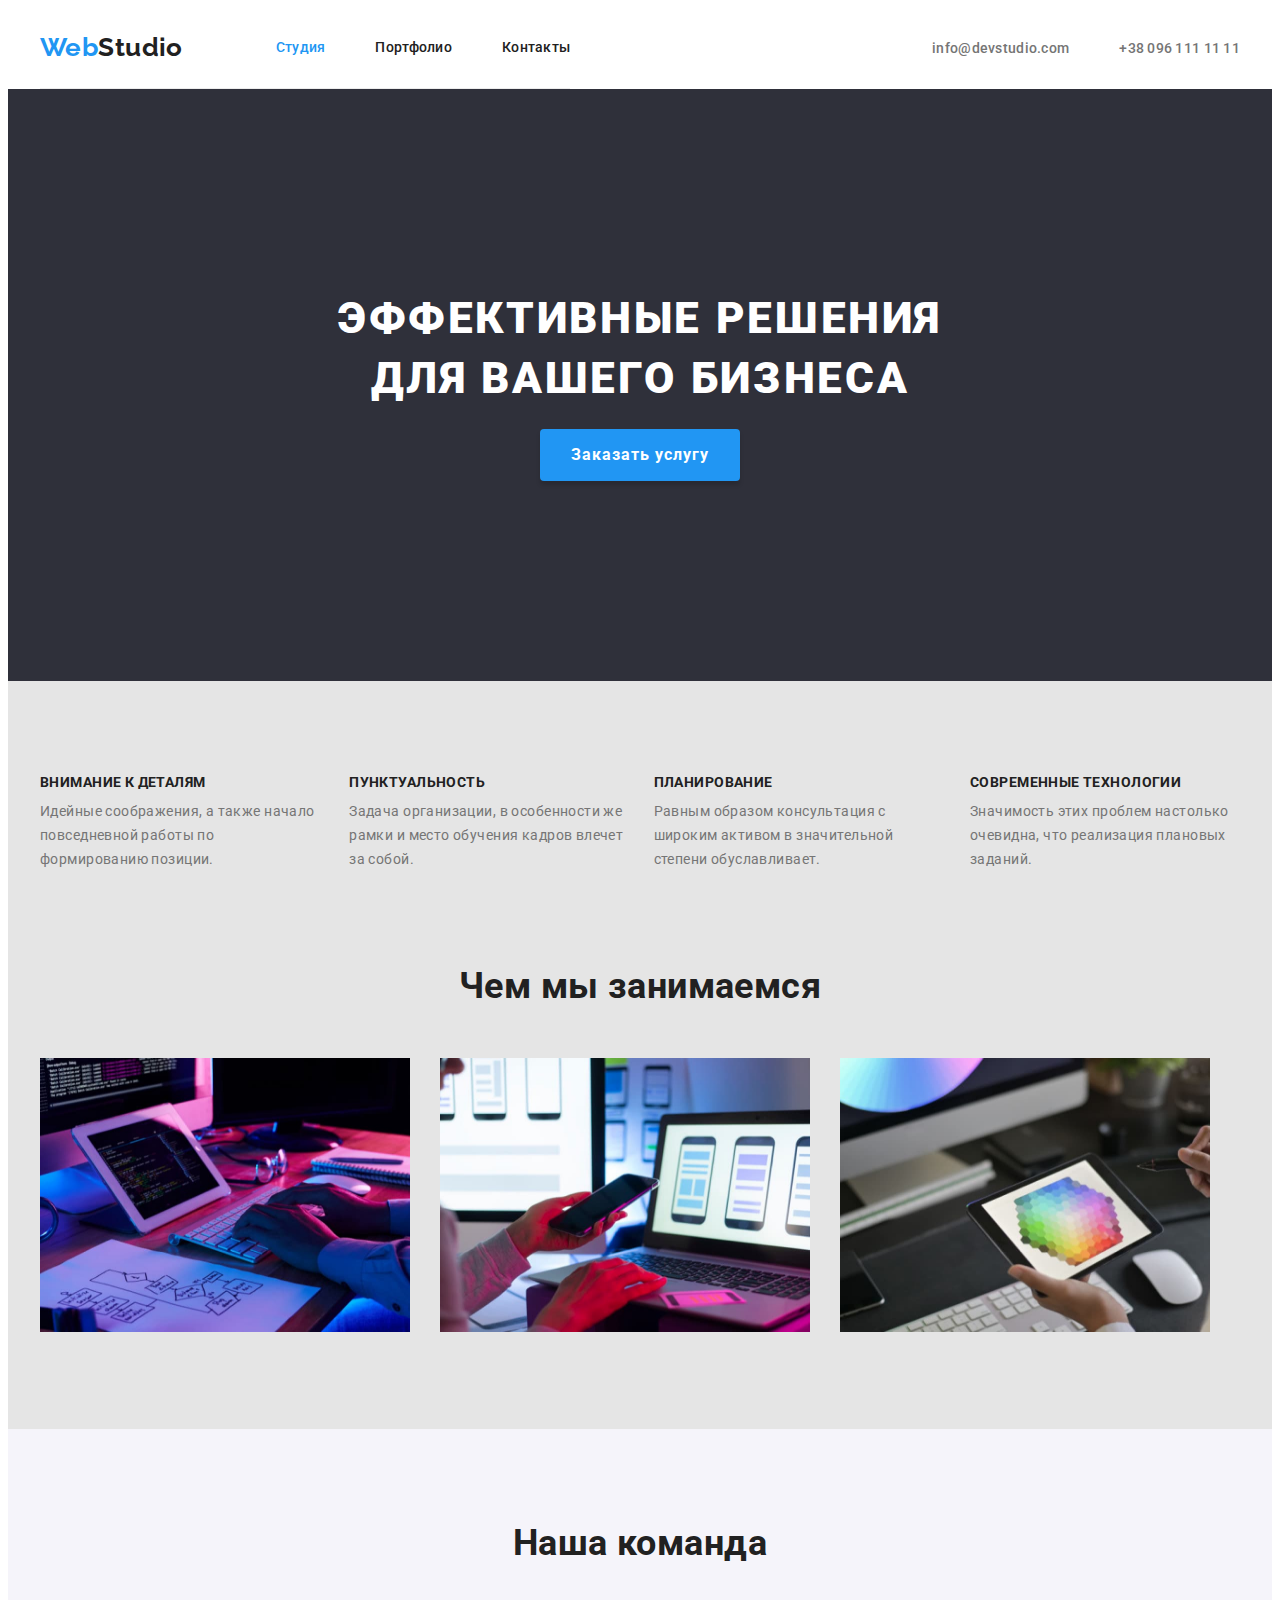
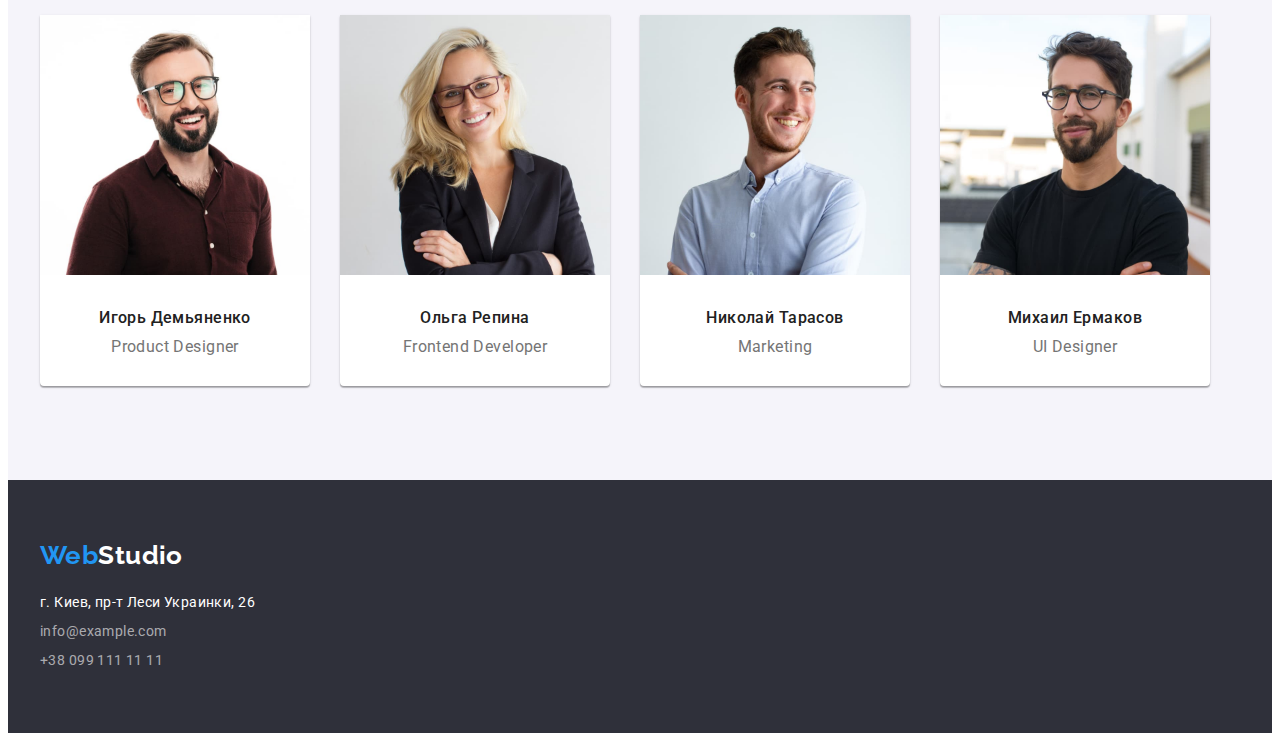
<file: index.html>
<!DOCTYPE html>
<html lang="ru">
<head>
    <meta charset="UTF-8">
    <meta http-equiv="X-UA-Compatible" content="IE=edge">
    <meta name="viewport" content="width=device-width, initial-scale=1.0">
    <link href="https://fonts.googleapis.com/css2?family=Raleway:wght@700&family=Roboto:wght@400;500;700;900&display=swap"
        rel="stylesheet">
    <link rel="stylesheet" href="https://cdnjs.cloudflare.com/ajax/libs/modern-normalize/1.1.0/modern-normalize.min.css"
            integrity="sha512-wpPYUAdjBVSE4KJnH1VR1HeZfpl1ub8YT/NKx4PuQ5NmX2tKuGu6U/JRp5y+Y8XG2tV+wKQpNHVUX03MfMFn9Q=="
            crossorigin="anonymous" referrerpolicy="no-referrer" />
    <link rel="stylesheet" href="./css/style.css">
    <title>WebStudio</title>
</head>
<body>
   <header>
       <!-- навигация -->
        <div class="conteiner header">
            <nav class="nav">
                <a class="logo" href="./index.html">Web<span class="logo-black">Studio</span></a>
                <ul class="nav-list">
                    <li class="item"><a class="link current" target="_parent" href="./index.html">Студия</a></li>
                    <li class="item"><a class="link" href="./portfolio.html">Портфолио</a></li>
                    <li class="item"><a class="link" href="">Контакты</a></li>
                </ul>
            </nav> 
            <ul class="contact">
                <li class="item"><a class="link" href="mailto:info@devstudio.com">info@devstudio.com</a></li>
                <li class="item"><a class="link" href="tel:+380961111111">+38 096 111 11 11</a></li>
            </ul>
        </div>
   </header>    
   <main>
        <!-- Заказ -->
        <section class="section bg-order">
            <div class="hero">
                <h1 class="title">Эффективные решения<br> для вашего бизнеса</h1>   
                <button class="btn" type="button">Заказать услугу</button>
            </div>
        </section>
        <!-- Преимущества -->
        <section class="section diferent">
            <div class="conteiner">
                <h2 class="none">Наши преимущества</h2>
                <ul class="section-list">
                    <li  class="item">
                        <h3 class="title">Внимание к деталям</h3>
                        <p class="text">Идейные соображения, а также начало повседневной работы по формированию позиции.</p>
                    </li>
                    <li  class="item">
                        <h3 class="title">Пунктуальность</h3>
                        <p class="text">Задача организации, в особенности же рамки и место обучения кадров влечет за собой.</p>
                    </li>
                    <li  class="item">
                        <h3 class="title">Планирование</h3>
                        <p class="text">Равным образом консультация с широким активом в значительной степени обуславливает.</p>
                    </li>
                    <li  class="item">
                        <h3 class="title">Современные технологии</h3>
                        <p class="text">Значимость этих проблем настолько очевидна, что реализация плановых заданий.</p>
                    </li>
                </ul> 
            </div>  
        </section>
        <!-- Деятельность -->
        <section class="section">
            <div class="conteiner">
                <h3 class="section-title">Чем мы занимаемся</h3>
                <ul class="activ-list">
                    <li class="item">
                        <img src="./image/job1.jpg" alt="Верстка" width="370" height="274">
                    </li>
                    <li class="item">
                        <img src="./image/job2.jpg" alt="Адаптив" width="370" height="274">
                    </li>
                    <li class="item">
                        <img src="./image/job3.jpg" alt="Дизайн" width="370" height="274">
                    </li>
                </ul>
            </di>
        </section>
        <!-- Команда -->
        <section class="section team">
                <div class="conteiner">
                    <h2 class="section-title">Наша команда</h2>  
                    <ul class="list-team">
                        <li class="item-team">
                            <img src="./image/team1.jpg" alt="Product" width="270" height="260">
                            <div class="worker">
                                <h3 class="name">Игорь Демьяненко</h3>
                                <p class="job">Product Designer</p>
                            </div>
                        </li>
                        <li class="item-team">
                            <img src="./image/team2.jpg" alt="Frontend" width="270" height="260">
                            <div class="worker">
                                <h3 class="name">Ольга Репина</h3>
                                <p class="job">Frontend Developer</p>
                            </div>
                        </li>
                        <li class="item-team">
                            <img src="./image/team3.jpg" alt="Marketing" width="270" height="260">
                            <div class="worker">
                                <h3 class="name">Николай Тарасов</h3>
                                <p class="job">Marketing</p>
                            </div>
                        </li>
                        <li class="item-team">
                            <img src="./image/team4.jpg" alt="Designer" width="270" height="260">
                            <div class="worker">
                                <h3 class="name">Михаил Ермаков</h3>
                                <p class="job">UI Designer</p>
                            </div>
                        </li>
                     </ul> 
                </div> 
        </section>  
    </main>
   <footer class="bg-order footer">
        <div class="conteiner">
                <a class="logo" href="./index.html">Web<span class="logo-white">Studio</span></a>
                <address>
                    <ul class="list-adress">
                        <li class="item">
                            <a class="link" href=""><span class="adress-white">г. Киев, пр-т Леси Украинки, 26</span></a>
                        </li>
                        <li class="item">
                            <a class="link" href="mailto:info@example.com">info@example.com</a>
                        </li>
                        <li class="item">
                            <a class="link" href="tel:+380991111111">+38 099 111 11 11</a>
                        </li>
                    </ul>
                </address>
        </div>
   </footer>
</body>
</html>
</file>
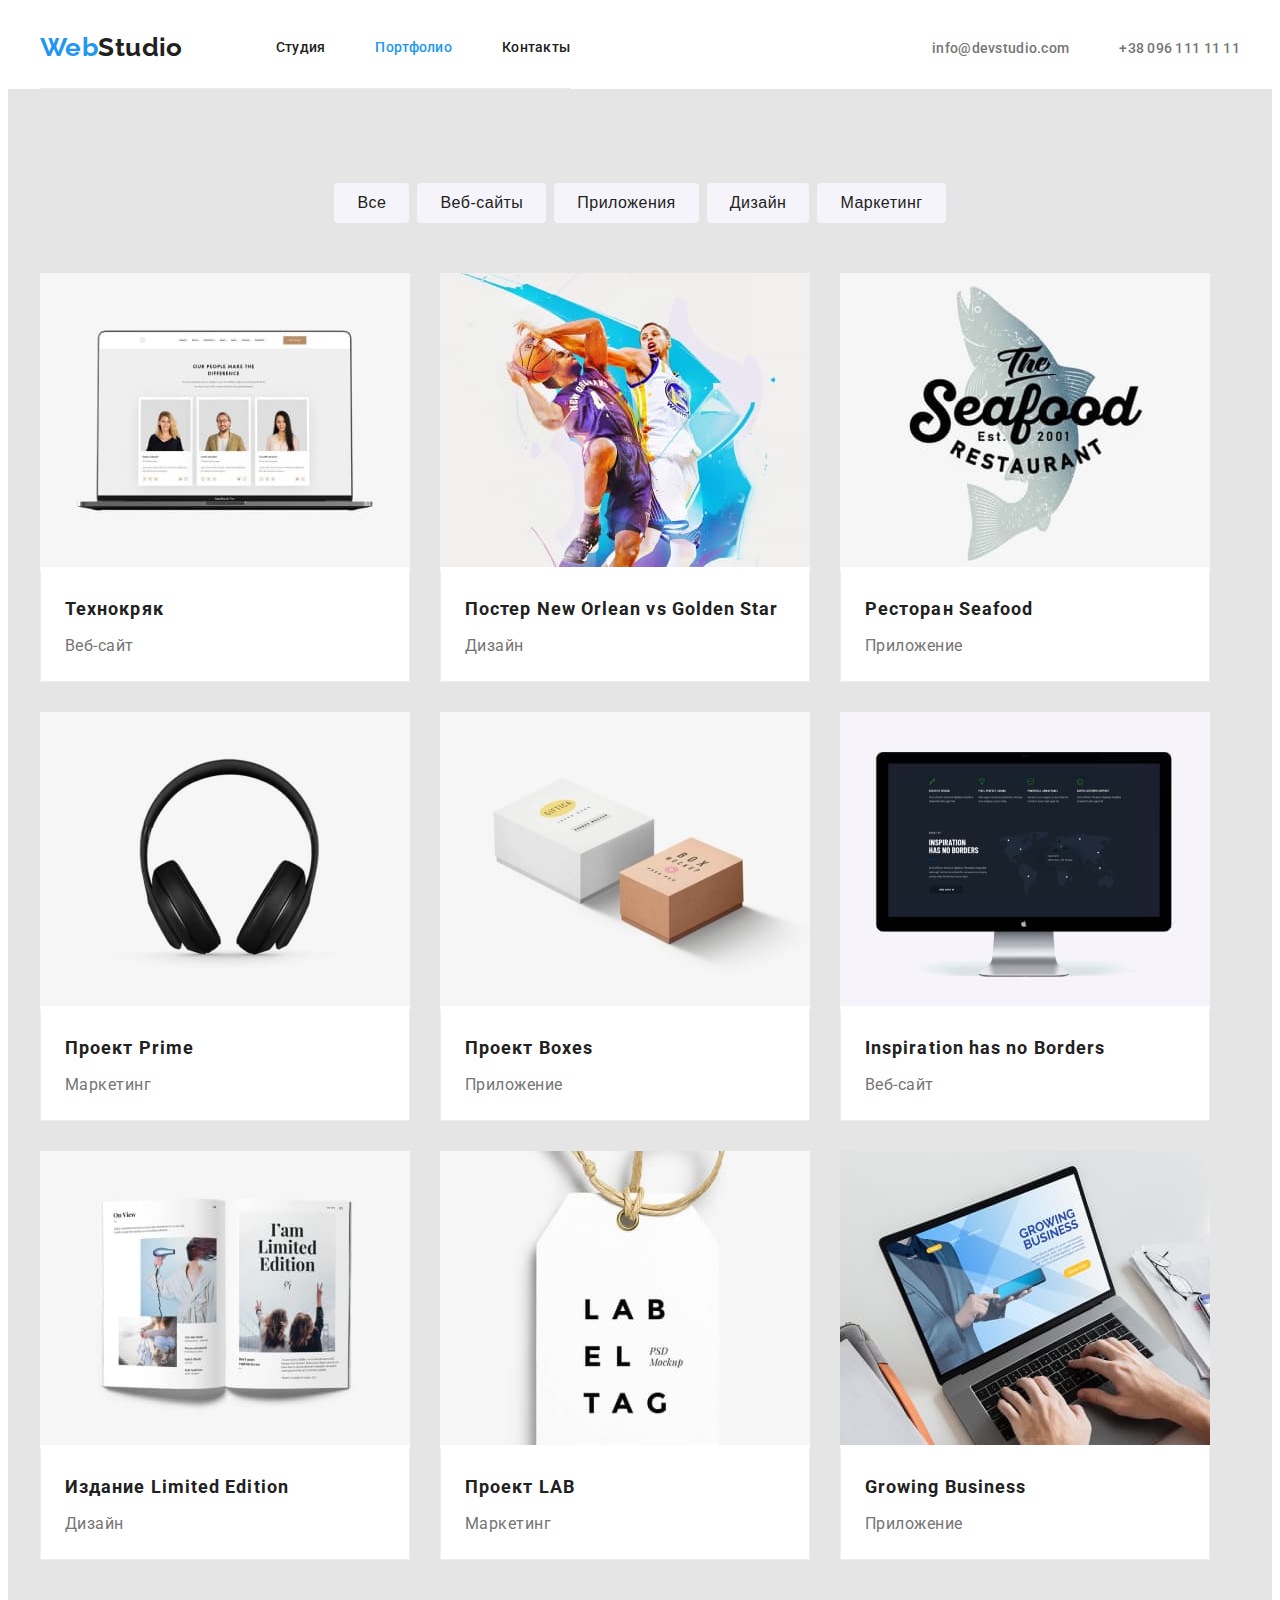
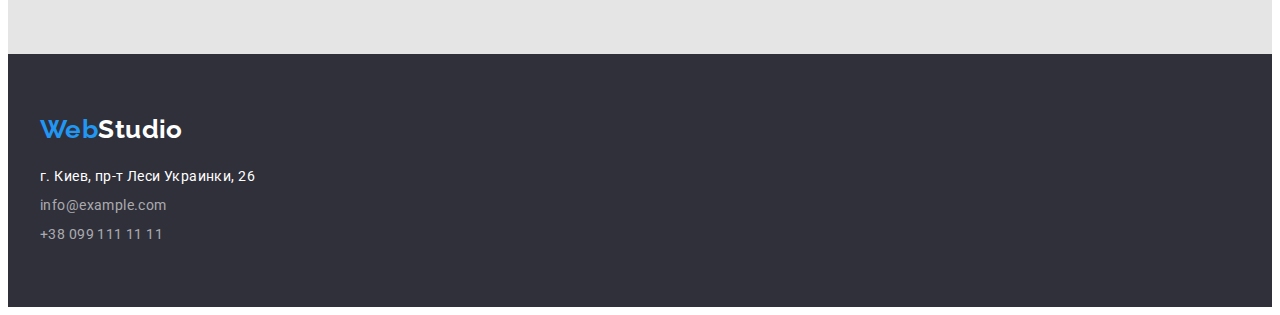
<file: portfolio.html>
<!DOCTYPE html>
<html lang="en">
<head>
    <meta charset="UTF-8">
    <meta http-equiv="X-UA-Compatible" content="IE=edge">
    <meta name="viewport" content="width=device-width, initial-scale=1.0">
    <link href="https://fonts.googleapis.com/css2?family=Raleway:wght@700&family=Roboto:wght@400;500;700;900&display=swap"
        rel="stylesheet">
    <link rel="stylesheet" href="https://cdnjs.cloudflare.com/ajax/libs/modern-normalize/1.1.0/modern-normalize.min.css"
        integrity="sha512-wpPYUAdjBVSE4KJnH1VR1HeZfpl1ub8YT/NKx4PuQ5NmX2tKuGu6U/JRp5y+Y8XG2tV+wKQpNHVUX03MfMFn9Q=="
        crossorigin="anonymous" referrerpolicy="no-referrer" />
    <link rel="stylesheet" href="./css/style.css">
    <title>Document</title>
</head>
<body>
    <header>
        <!-- навигация -->
        <div class="conteiner header">
            <nav class="nav">
                <a class="logo" href="./index.html">Web<span class="logo-black">Studio</span></a>
                <ul class="nav-list">
                    <li class="item"><a class="link" target="_parent" href="./index.html">Студия</a></li>
                    <li class="item"><a class="link current" href="./portfolio.html">Портфолио</a></li>
                    <li class="item"><a class="link" href="">Контакты</a></li>
                </ul>
            </nav>
            <ul class="contact">
                <li class="item"><a class="link" href="mailto:info@devstudio.com">info@devstudio.com</a></li>
                <li class="item"><a class="link" href="tel:+380961111111">+38 096 111 11 11</a></li>
            </ul>
        </div>
    </header>
    <main class="main">
        <section class="section">
            <div class="conteiner">
                <h1 class="none">Меню сайта</h1>
                <ul class="menu">
                    <li class="item"><button class="button" type="button">Все</button></li>
                    <li class="item"><button class="button" type="button">Веб-сайты</button></li>
                    <li class="item"><button class="button" type="button">Приложения</button></li>
                    <li class="item"><button class="button" type="button">Дизайн</button></li>
                    <li class="item"><button class="button" type="button">Маркетинг</button></li>
                </ul>
                <ul class="cards">
                    <li class="item">
                        <img src="./image/portfolio/tehno.jpg" alt="технокряк" width="370">
                        <div class="border">
                            <h2 class="cards-title">Технокряк</h2>
                            <p class="cards-text">Веб-сайт</p>
                        </div>
                    </li>
                    <li class="item">
                        <img src="./image/portfolio/poster.jpg" alt="постер" width="370" height="294">
                        <div class="border">
                            <h2 class="cards-title">Постер New Orlean vs Golden Star</h2>
                            <p class="cards-text">Дизайн</p>
                        </div>
                    </li>
                    <li class="item">
                        <img src="./image/portfolio/restoran.jpg" alt="ресторан" width="370" height="294">
                        <div class="border">
                            <h2 class="cards-title">Ресторан Seafood</h2>
                            <p class="cards-text">Приложение</p>
                        </div>
                    </li>
                    <li class="item">
                        <img src="./image/portfolio/prime.jpg" alt="проэкт прайм" width="370" height="294">
                        <div class="border">
                            <h2 class="cards-title">Проект Prime</h2>
                            <p class="cards-text">Маркетинг</p>
                        </div>
                    </li>
                    <li class="item">
                        <img src="./image/portfolio/boxes.jpg" alt="проэкт боксес" width="370" height="294">
                        <div class="border">
                            <h2 class="cards-title">Проект Boxes</h2>
                            <p class="cards-text">Приложение</p>
                        </div>
                    </li>
                    <li class="item">
                        <img src="./image/portfolio/monitor.jpg" alt="монитор" width="370" height="294">
                        <div class="border">
                            <h2 class="cards-title">Inspiration has no Borders</h2>
                            <p class="cards-text">Веб-сайт</p>
                        </div>
                    </li>
                    <li class="item">
                        <img src="./image/portfolio/book.jpg" alt="книга" width="370" height="294">
                        <div class="border">
                            <h2 class="cards-title">Издание Limited Edition</h2>
                            <p class="cards-text">Дизайн</p>
                        </div>
                    </li>
                    <li class="item">
                        <img src="./image/portfolio/lab.jpg" alt="проэкт лаб" width="370" height="294">
                        <div class="border">
                            <h2 class="cards-title">Проект LAB</h2>
                            <p class="cards-text">Маркетинг</p>
                        </div>
                    </li>
                    <li class="item">
                        <img src="./image/portfolio/netbook.jpg" alt="ноут" width="370" height="294">
                        <div class="border">
                            <h2 class="cards-title">Growing Business</h2>
                            <p class="cards-text">Приложение</p>
                        </div>
                    </li>
                </ul>
            </div>
        </section>
    </main>
    <footer class="bg-order footer">
        <div class="conteiner">
            <a class="logo" href="./index.html">Web<span class="logo-white">Studio</span></a>
            <address>
                <ul class="list-adress">
                    <li class="item">
                        <a class="link" href=""><span class="adress-white">г. Киев, пр-т Леси Украинки, 26</span></a>
                    </li>
                    <li class="item">
                        <a class="link" href="mailto:info@example.com">info@example.com</a>
                    </li>
                    <li class="item">
                        <a class="link" href="tel:+380991111111">+38 099 111 11 11</a>
                    </li>
                </ul>
            </address>
        </div>
    </footer>
</body>
</html>
</file>
<file: css/style.css>
:root {
    --primiry-text-color: #212121;
    --text-color: #757575;
    --accent-color: #2196F3;
    --hero-color: #FFFFFF;
    --background-black: #2F303A;
    --background-main: #E5E5E5;
}
body {
    font-family: roboto, sans-serif;
    color: var(--primiry-text-color);
    font-size: 14px;
    background: var(--hero-color);
    letter-spacing: 0.03em;
}
h1,h2,h3,p {
    margin: 0;
}
ul {
    list-style: none;
    margin: 0;
    padding: 0;
}
.conteiner {
    margin: 0 auto;
    max-width: 1200px;
    padding-left: 15px;
    padding-right: 15px;
}
/* лого */
.header {
    display: flex;
    align-items: center;
}

.logo {
    padding-top: 24px;
    padding-bottom: 25px;

    font-family: Raleway, sans-serif;
    color:var(--accent-color);
    font-weight: 700;
    font-size: 26px;
    line-height: 1.19;
    text-decoration: none;
}
.logo-black {
    color: var(--primiry-text-color);
}
/* навигация */
.nav {
    display: flex;
    align-items: center;
    border-bottom: 1px solid #ECECEC;
}

.nav-list {
    display: flex;
    margin-left: 93px;
}

.nav-list .item:not(:last-child) {
    margin-right: 50px;
}

.nav-list .link {
    font-weight: 500;
    font-size: 14px;
    line-height: 1.14;
    letter-spacing: 0.02em;
    color: var(--primiry-text-color);
    text-decoration: none;
}

.nav-list .link:hover,
.nav-list .link:focus {
    color: var(--accent-color);
}

.nav-list .current {
    color: var(--accent-color);
}

/* контакты */

.contact {
    display: flex;
    margin-left: auto;
}
.contact .item:not(:last-child) {
    margin-right: 50px;
}

.contact .link {
    font-weight: 500;
    font-size: 14px;
    line-height: 1.14;
    letter-spacing: 0.02em;
    color: var(--text-color);
    text-decoration: none;
}

.contact .link:hover,
.contact .link:focus {
    color: var(--accent-color);
}

/* секция  */

.section {
    background: var(--background-main);
    padding-top: 94px;
    padding-bottom: 94px;
}


/* заказ */
.bg-order {
    background: var(--background-black)
}
.bg-order {
    padding-top: 200px;
    padding-bottom: 200px;
}

.hero {
    text-align: center;
}

.hero .title {
    margin-bottom: 20px;
    color: var(--hero-color);
    font-weight: 900;
    font-size: 44px;
    line-height: 1.36;
    letter-spacing: 0.06em;
    text-transform: uppercase;
}
.hero .btn {
    padding-top: 10px;
    padding-bottom: 10px;
    display: inline-block;
    
    color: var(--hero-color);
    font-family: inherit;
    font-weight: 700;
    font-size: 16px;
    line-height: 1.87;
    letter-spacing: 0.06em;
    background: var(--accent-color);
    box-shadow: 0px 4px 4px rgba(0, 0, 0, 0.15);
    border: 1px solid transparent;
    border-radius: 4px;
    cursor: pointer;
    min-width: 200px;
}

/* преимущества */
.diferent {
    padding-bottom: 0;
}
.none {
    display: none;
}
.section-list {
    display: flex;
}
.section-list .item:not(:last-child) {
    margin-right: 30px;
}
.section-list .title {
    font-size: 14px;
    line-height: 1.14;
    text-transform: uppercase;
    margin-bottom: 10px;
}

.section-list .text {
    line-height: 1.71;
    color: var(--text-color);
    min-width: 270px;
}

/* деятельность */

.section-title {
    font-size: 36px;
    line-height: 1.16;
    text-align: center;
    margin-bottom: 50px;
}
.activ-list {
    display: flex;
}
.activ-list .item:not(:last-child) {
    margin-right: 30px;
}


/* наша команда */
.team {
    background: #F5F4FA;
}

.list-team {
    display: flex;
}
.list-team .item-team {
    background: #FFFFFF;
    box-shadow: 0px 1px 3px rgba(0, 0, 0, 0.12), 0px 1px 1px rgba(0, 0, 0, 0.14), 0px 2px 1px rgba(0, 0, 0, 0.2);
    border-radius: 0px 0px 4px 4px;
}

.list-team .item-team:not(:last-child) {
    margin-right: 30px;
}

.worker {
    padding-top: 30px;
    padding-bottom: 30px;
}

.list-team .name {
    margin-bottom: 10px;

    font-weight: 500;
    font-size: 16px;
    line-height: 1.19;
    text-align: center;
    
}
.list-team .job {
    color: var(--text-color);
    font-size: 16px;
    line-height: 1.19;
    text-align: center;
}

/* подвал */
.footer {
    padding-top: 60px;
    padding-bottom: 60px;
}
.logo-white {
    color: var(--hero-color);
}
.footer .logo {
    display: inline-block;
    margin-bottom: 20px;
    padding: 0;
}
.list-adress .item:not(:last-child) {
    margin-bottom: 5px;
}

.list-adress .link {
    font-style: normal;
    line-height: 1.71;
    color: rgba(255, 255, 255, 0.6);
    text-decoration: none;
}
.list-adress .link:hover,
.list-adress .link:focus {
    color: var(--accent-color);
}
.link .adress-white {
    color: var(--hero-color);
}

/* портфолио */
.main {
    background: var(--background-main);
}
.menu {
    display: flex;
    justify-content: center;
    margin-bottom: 50px;
}

.menu .item:not(:last-child) {
    margin-right: 8px;
}

/* кнопки */
.button {
    padding: 6px 22px;

    font-weight: 500;
    font-size: 16px;
    line-height: 1.62;
    text-align: center;
    letter-spacing: 0.03em;
    color: #212121;
    background: #F5F4FA;
    border: 1px solid transparent;
    border-radius: 4px;
    cursor: pointer;
}
.button:hover,
.button:focus {
    color: var(--hero-color);
    background: var(--accent-color)
}

/* главная */

.cards {
    display: flex;
    flex-wrap: wrap;
}

.cards .item {
    margin-right: 30px;
    margin-bottom: 30px;
    background: var(--hero-color);
}

.cards .item:nth-child(3n) {
    margin-right: 0;
}

.cards .item:nth-last-child(-n + 3) {
    margin-bottom: 0;
}

.border {
    padding-left: 24px;
    padding-bottom: 20px;
    padding-top: 20px;
    text-align: left;
    border: 1px solid #EEEEEE;
    border-top: 1px solid var(--hero-color);
}

.cards-title {
    margin-bottom: 4px;
    font-size: 18px;
    line-height: 2;
    letter-spacing: 0.06em;
}
.cards-text {
    font-size: 16px;
    line-height: 1.88;
    letter-spacing: 0.03em;
    color: var(--text-color);
}
</file>
